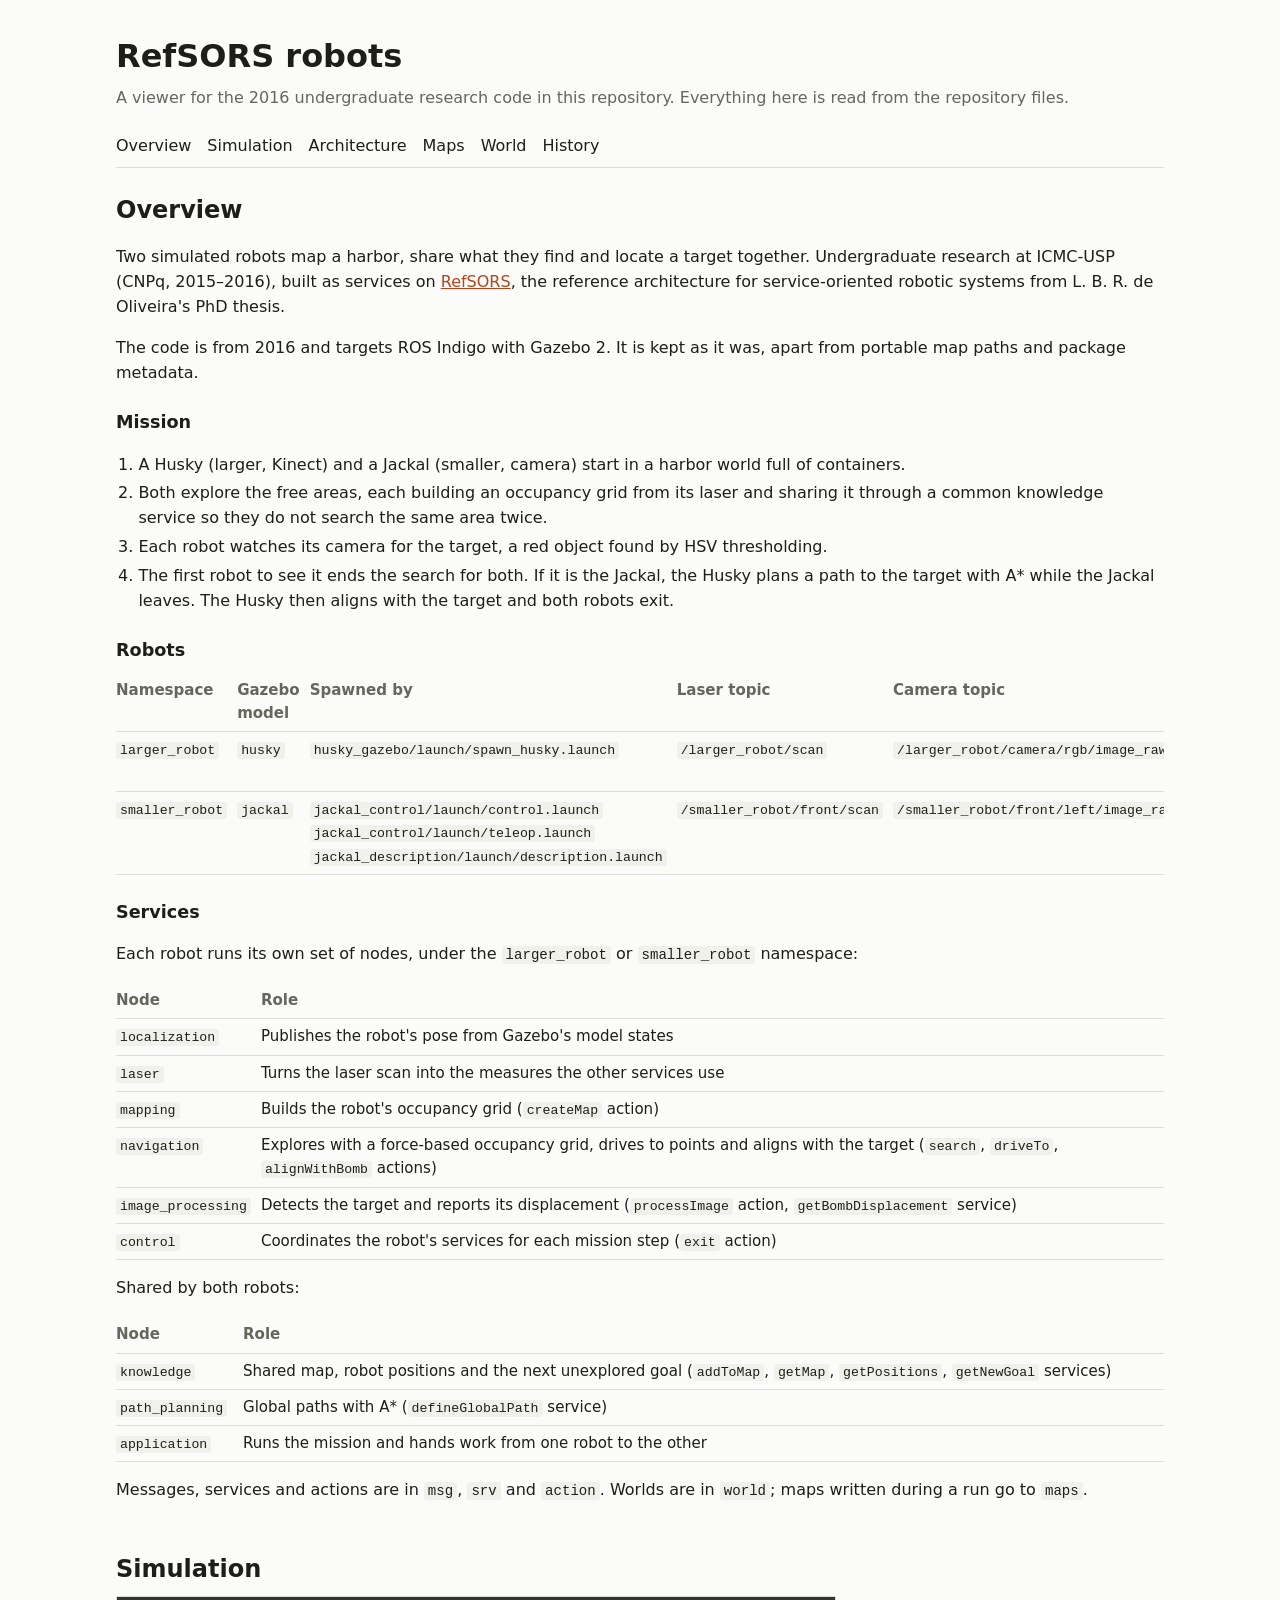
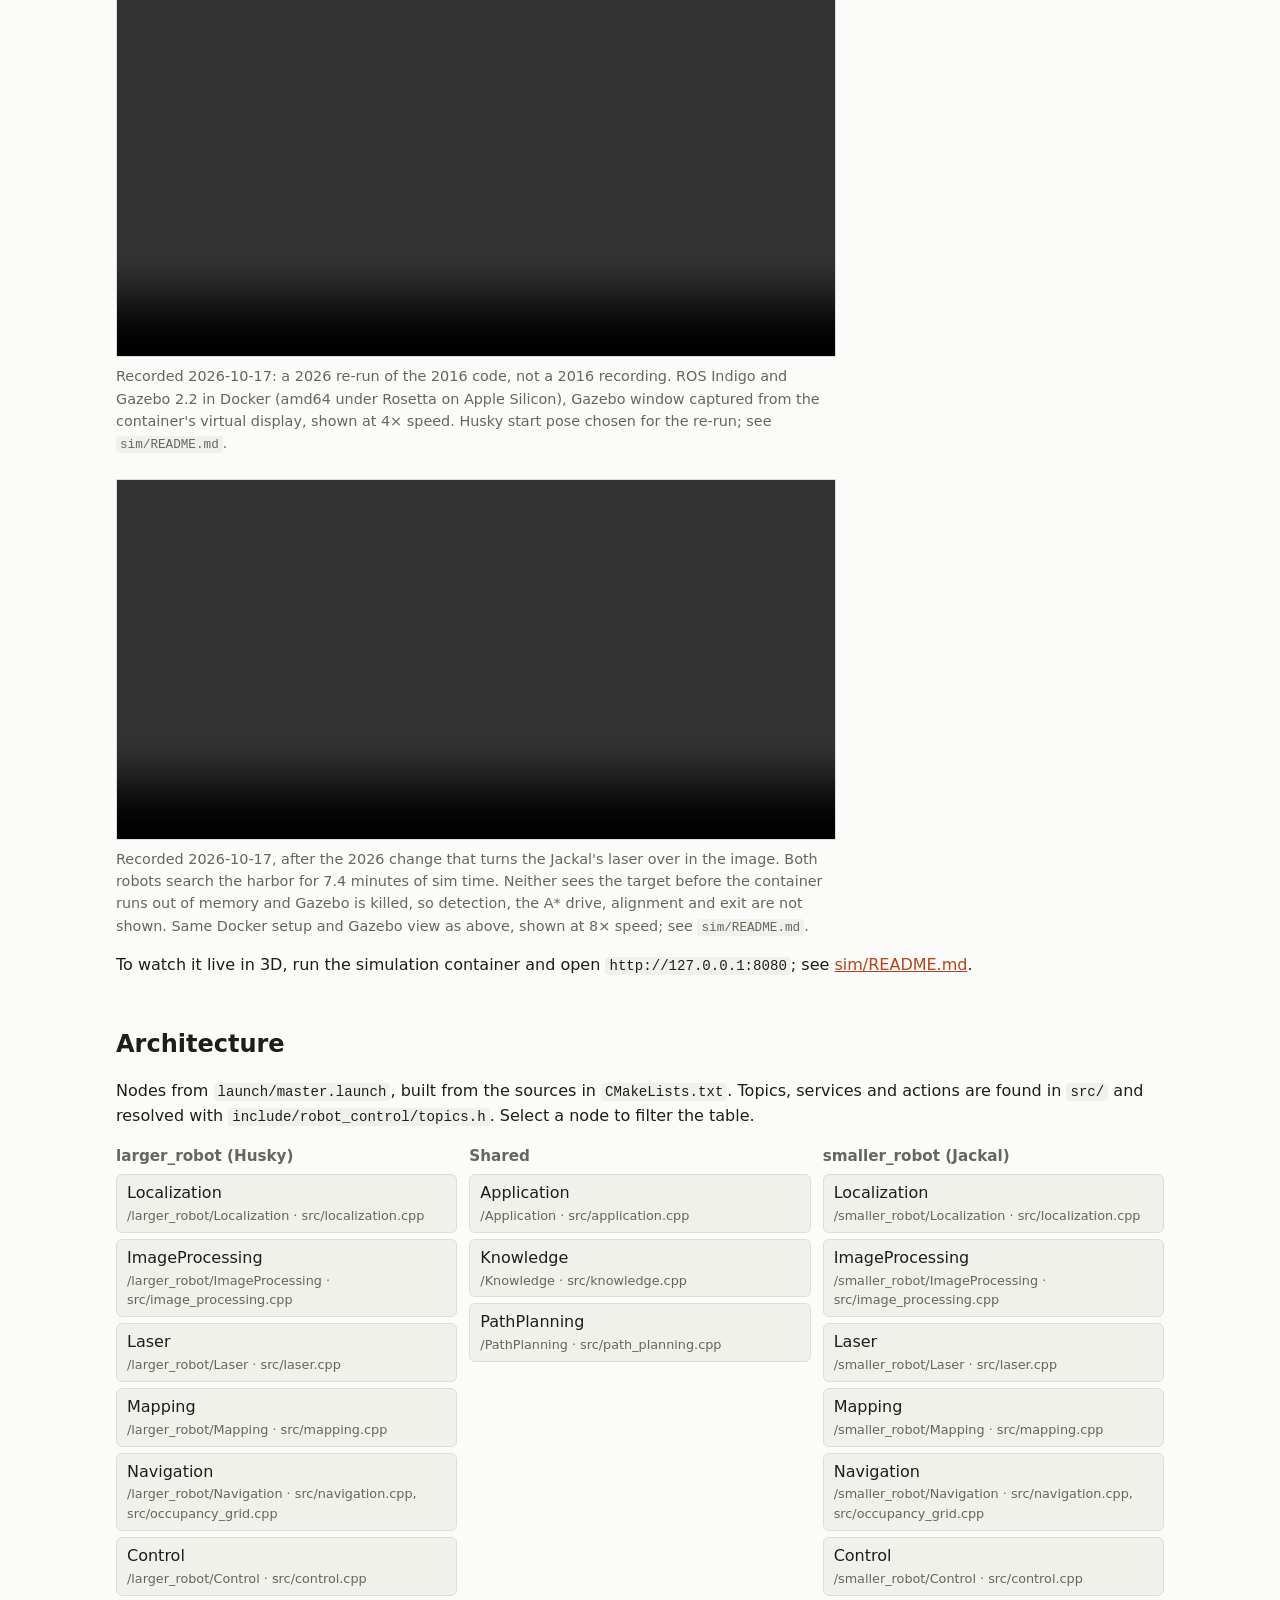
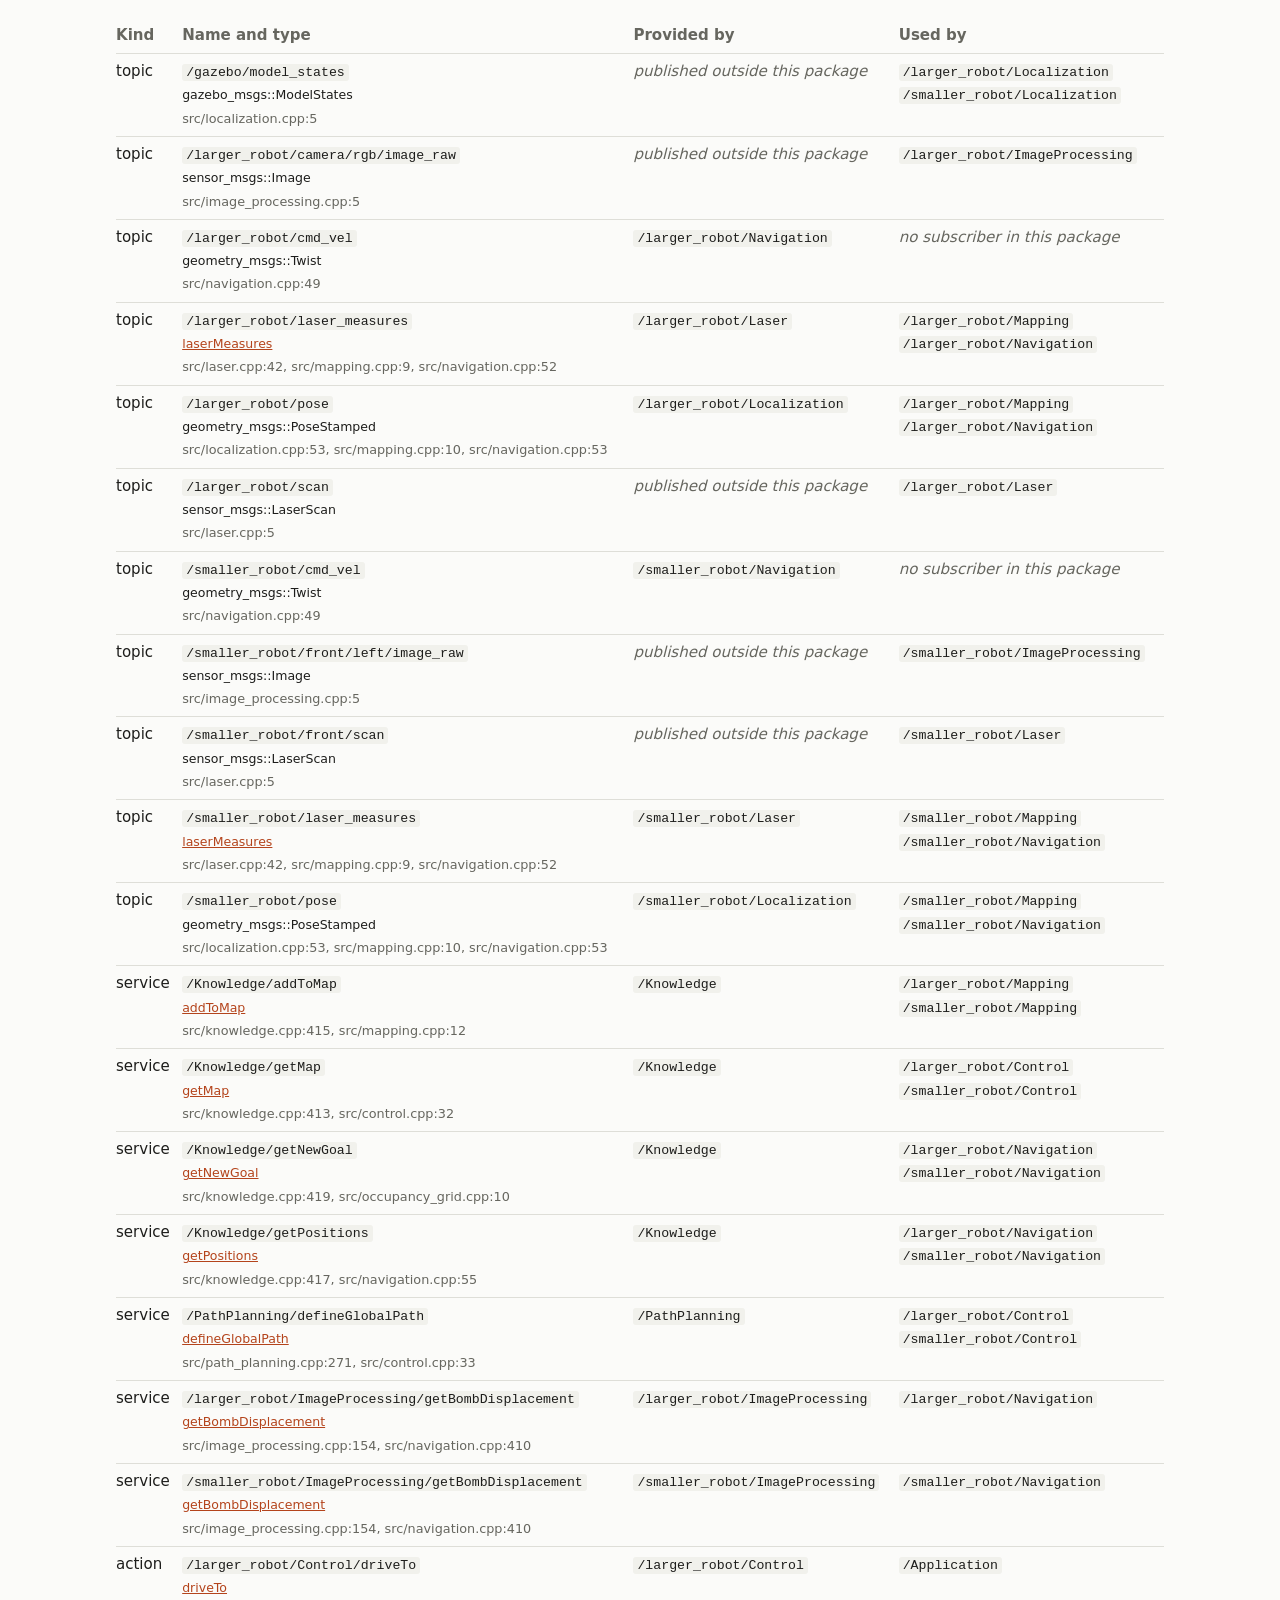
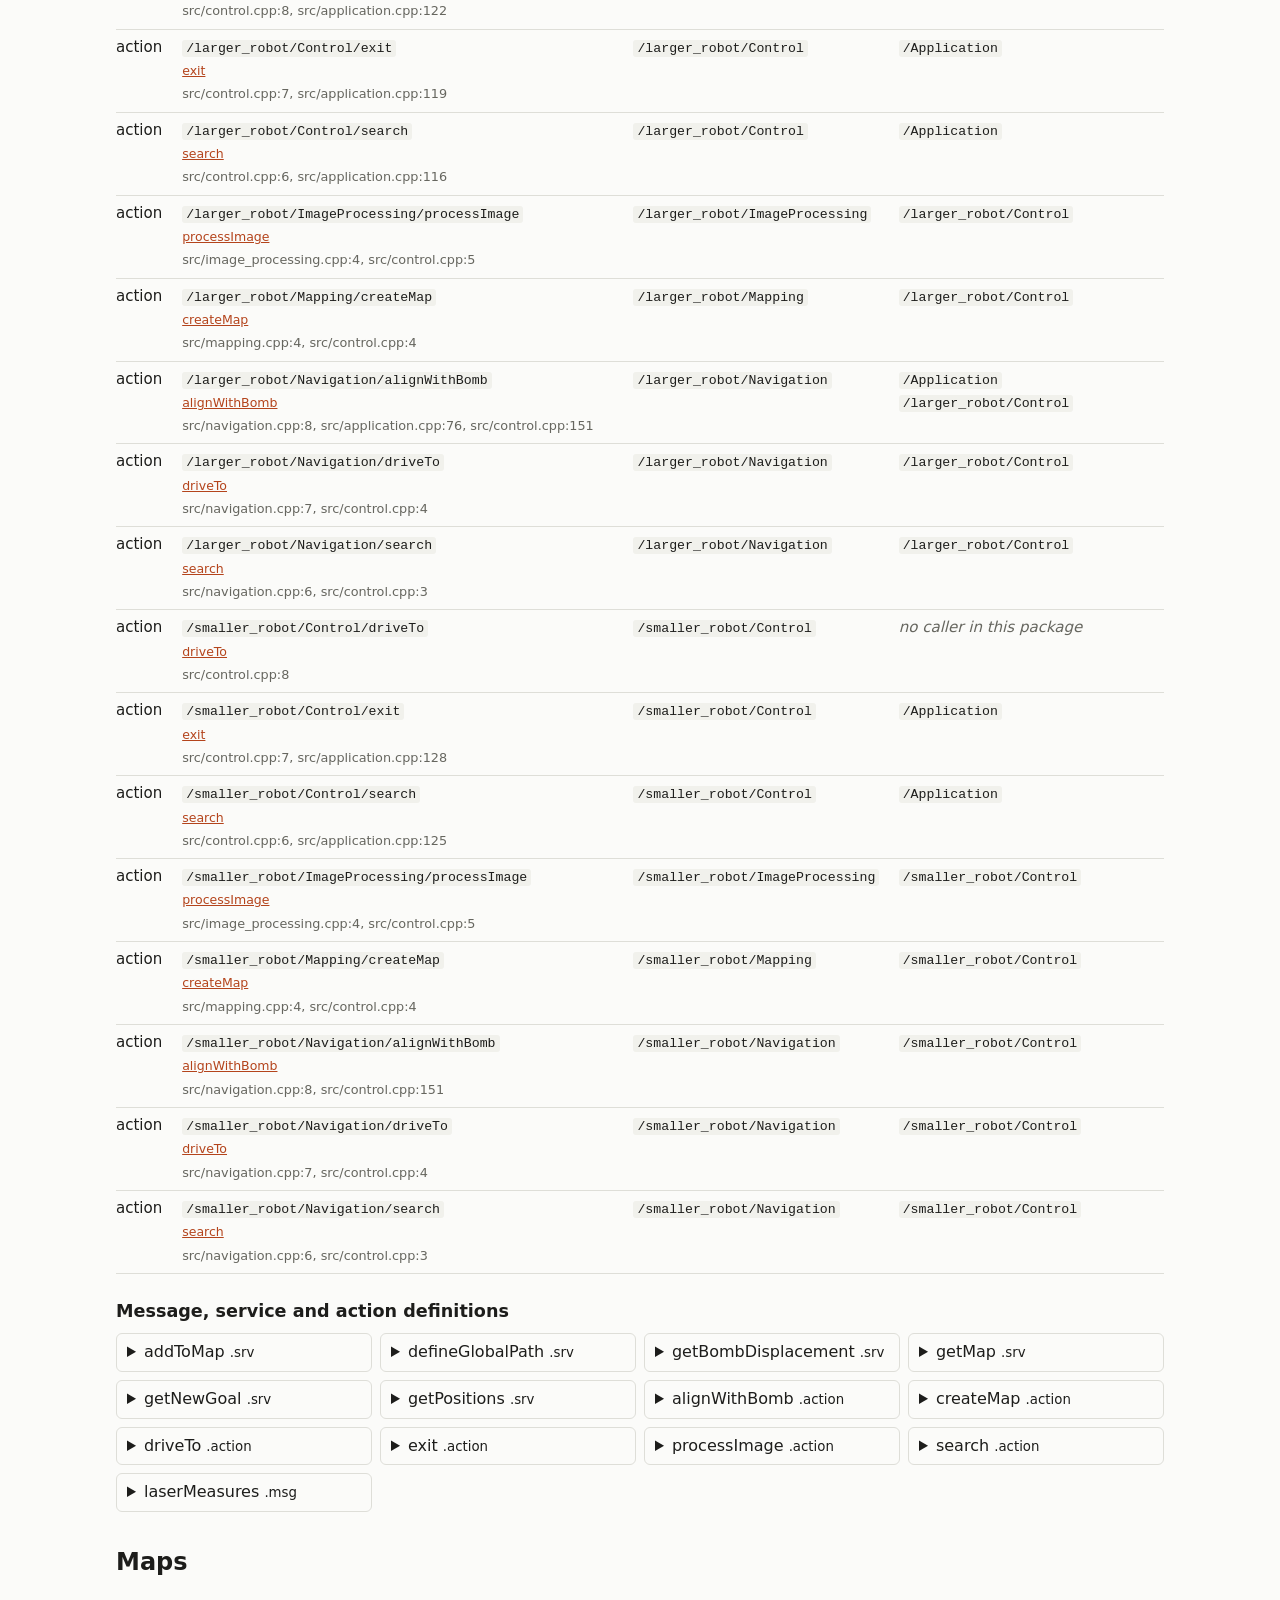
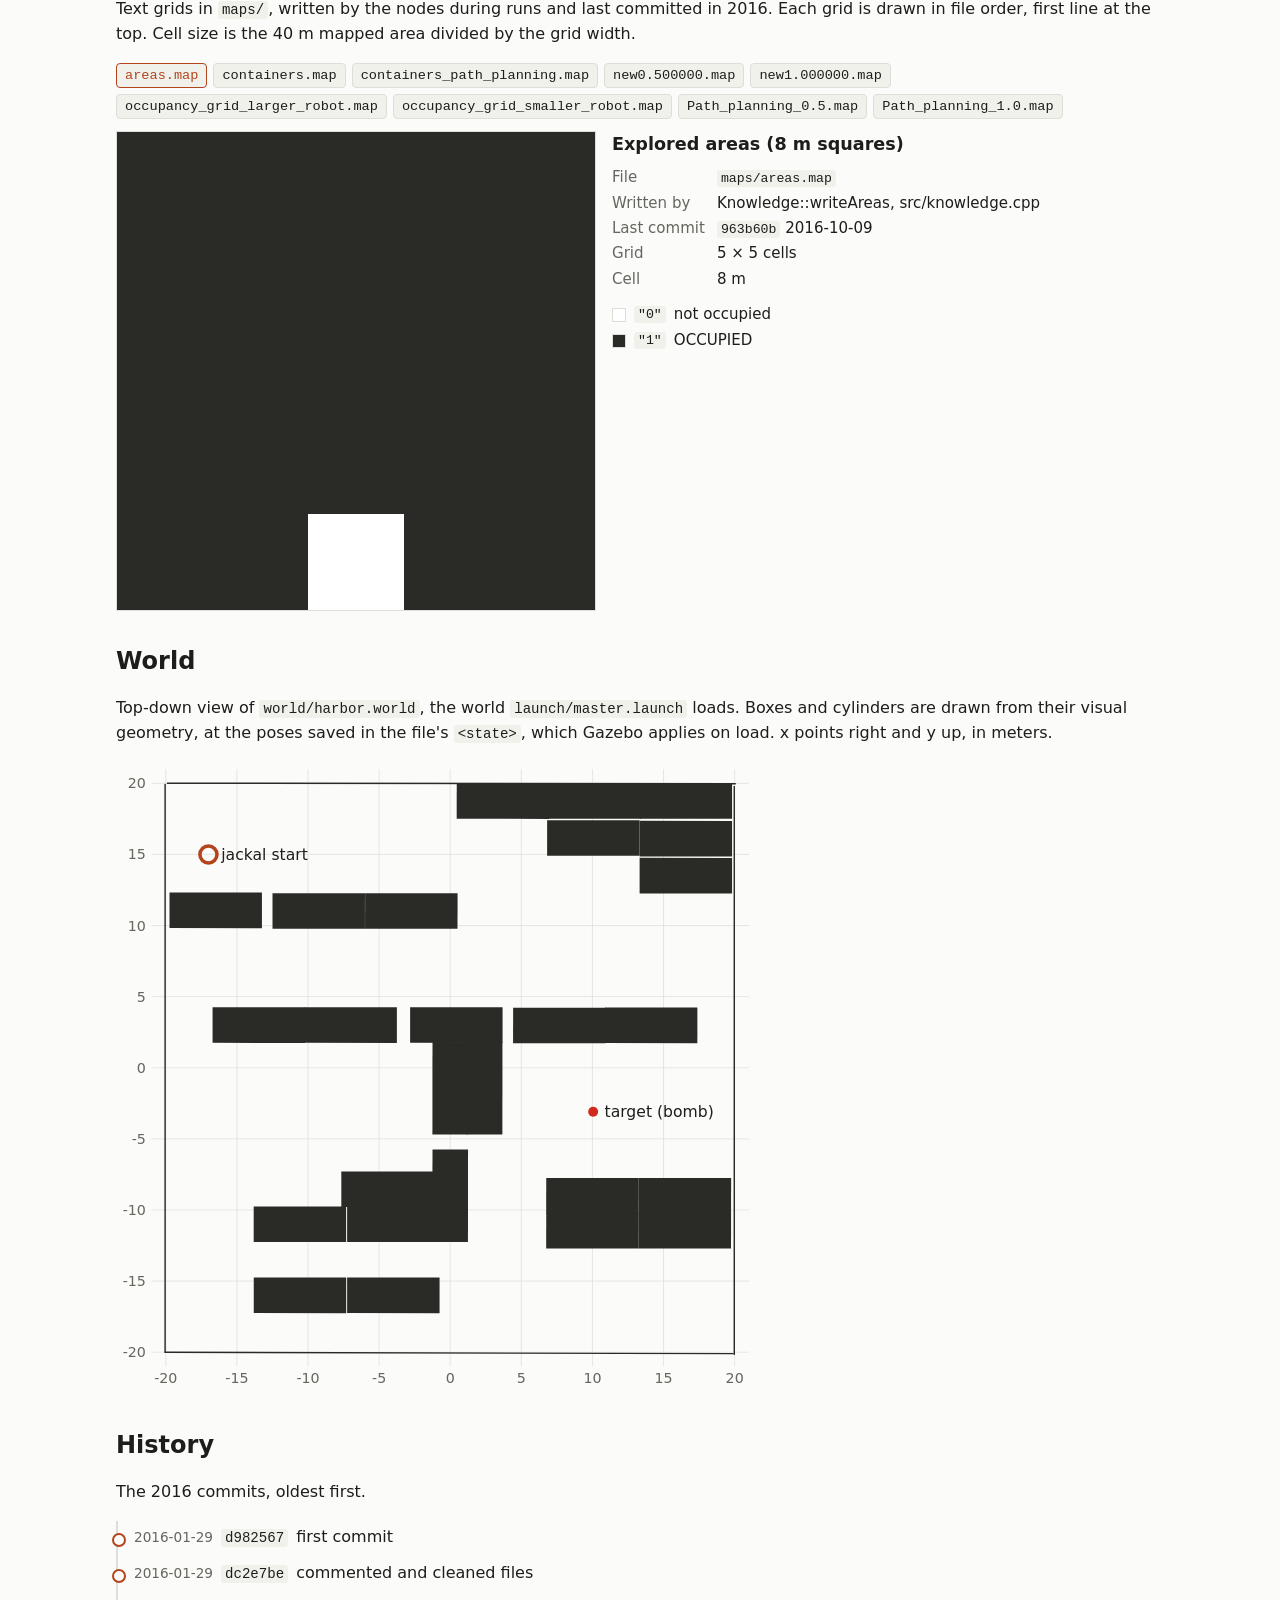
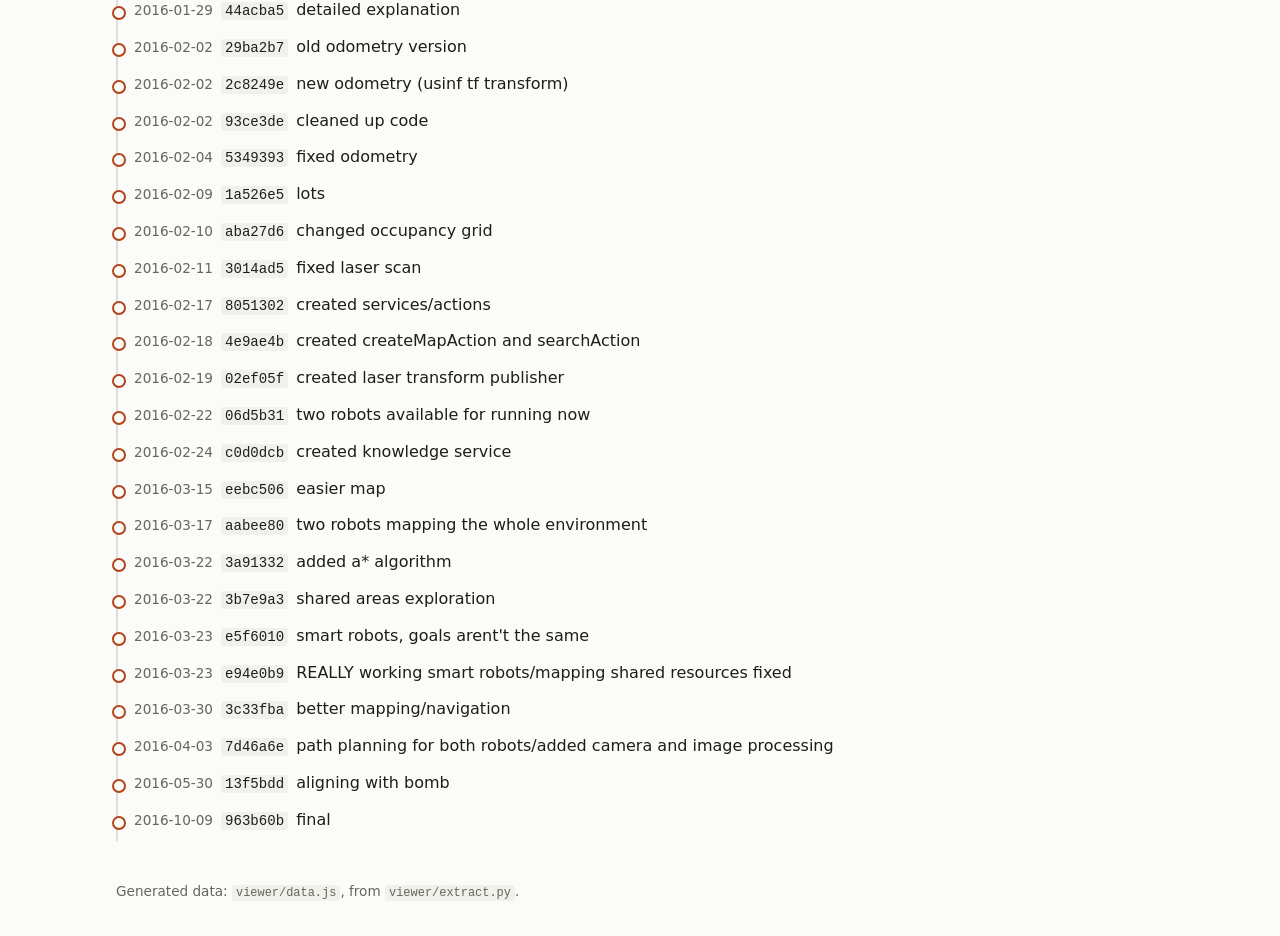
<file: viewer/index.html>
<!doctype html>
<html lang="en">
<head>
<meta charset="utf-8">
<meta name="viewport" content="width=device-width, initial-scale=1">
<title>RefSORS robots</title>
<link rel="stylesheet" href="style.css">
</head>
<body>
<header>
  <h1 id="title">RefSORS robots</h1>
  <p class="sub">A viewer for the 2016 undergraduate research code in this repository. Everything here is read from the repository files.</p>
  <nav>
    <a href="#overview">Overview</a>
    <a href="#simulation">Simulation</a>
    <a href="#architecture">Architecture</a>
    <a href="#maps">Maps</a>
    <a href="#world">World</a>
    <a href="#history">History</a>
  </nav>
</header>

<main>
  <section id="overview">
    <h2>Overview</h2>
    <div id="overview-intro" class="md"></div>
    <h3>Mission</h3>
    <div id="overview-mission" class="md"></div>
    <h3>Robots</h3>
    <div class="scroll"><table id="robots"></table></div>
    <h3>Services</h3>
    <div id="overview-services" class="md"></div>
  </section>

  <section id="simulation">
    <h2>Simulation</h2>
    <figure class="capture">
      <video src="media/sim-2026-10-17.mp4" controls muted loop playsinline preload="metadata"></video>
      <figcaption>
        Recorded 2026-10-17: a 2026 re-run of the 2016 code, not a 2016 recording.
        ROS Indigo and Gazebo 2.2 in Docker (amd64 under Rosetta on Apple Silicon),
        Gazebo window captured from the container's virtual display, shown at 4× speed.
        Husky start pose chosen for the re-run; see <code>sim/README.md</code>.
      </figcaption>
    </figure>
    <figure class="capture">
      <video src="media/sim-mission-2026-10-17.mp4" controls muted loop playsinline preload="metadata"></video>
      <figcaption>
        Recorded 2026-10-17, after the 2026 change that turns the Jackal's laser over in the image.
        Both robots search the harbor for 7.4 minutes of sim time. Neither sees the target before
        the container runs out of memory and Gazebo is killed, so detection, the A* drive,
        alignment and exit are not shown. Same Docker setup and Gazebo view as above, shown at 8× speed;
        see <code>sim/README.md</code>.
      </figcaption>
    </figure>
    <p>To watch it live in 3D, run the simulation container and open <code>http://127.0.0.1:8080</code>; see <a href="https://github.com/rafamarqqqs/refsors-robots/blob/runtime-fixes-2026/sim/README.md">sim/README.md</a>.</p>
  </section>

  <section id="architecture">
    <h2>Architecture</h2>
    <p>Nodes from <code>launch/master.launch</code>, built from the sources in <code>CMakeLists.txt</code>.
      Topics, services and actions are found in <code>src/</code> and resolved with <code>include/robot_control/topics.h</code>.
      Select a node to filter the table.</p>
    <div id="nodes" class="nodes"></div>
    <div class="scroll"><table id="endpoints"></table></div>
    <h3>Message, service and action definitions</h3>
    <div id="interfaces" class="interfaces"></div>
  </section>

  <section id="maps">
    <h2>Maps</h2>
    <p>Text grids in <code>maps/</code>, written by the nodes during runs and last committed in 2016. Each grid is drawn in file order, first line at the top.
      Cell size is the 40 m mapped area divided by the grid width.</p>
    <div id="map-tabs" class="tabs" role="tablist"></div>
    <div class="map-view">
      <canvas id="map-canvas" width="480" height="480"></canvas>
      <div id="map-info"></div>
    </div>
  </section>

  <section id="world">
    <h2>World</h2>
    <p id="world-note"></p>
    <div class="world-view"><svg id="world-svg" role="img" aria-label="Top-down view of the harbor world"></svg></div>
  </section>

  <section id="history">
    <h2>History</h2>
    <p>The 2016 commits, oldest first.</p>
    <ol id="commits" class="commits"></ol>
  </section>
</main>

<footer>Generated data: <code>viewer/data.js</code>, from <code>viewer/extract.py</code>.</footer>

<script src="data.js"></script>
<script src="app.js"></script>
</body>
</html>
</file>
<file: viewer/style.css>
:root {
  --bg: #fbfbf9;
  --fg: #1d1d1b;
  --muted: #66665f;
  --line: #deded8;
  --panel: #f1f1ec;
  --accent: #b4441c;
  --free: #ffffff;
  --unknown: #b9b9b2;
  --occupied: #2a2a27;
  --path: #e0892f;
  --kept: #c0301c;
  --target: #d02a1e;
  color-scheme: light;
}

@media (prefers-color-scheme: dark) {
  :root {
    --bg: #171716;
    --fg: #ebebe6;
    --muted: #a3a39b;
    --line: #34342f;
    --panel: #22221f;
    --accent: #f08a5d;
    --free: #2c2c29;
    --unknown: #5d5d57;
    --occupied: #e6e6df;
    --path: #f0a64a;
    --kept: #ff6b52;
    --target: #ff5a4a;
    color-scheme: dark;
  }
}

* { box-sizing: border-box; }

body {
  margin: 0;
  background: var(--bg);
  color: var(--fg);
  font: 16px/1.55 system-ui, -apple-system, "Segoe UI", sans-serif;
}

header, main, footer {
  max-width: 1080px;
  margin: 0 auto;
  padding: 0 16px;
}

header { padding-top: 32px; }
h1 { margin: 0; font-size: 2rem; }
.sub { color: var(--muted); margin: 4px 0 16px; }

nav {
  display: flex;
  flex-wrap: wrap;
  gap: 4px 16px;
  padding: 8px 0;
  border-bottom: 1px solid var(--line);
  position: sticky;
  top: 0;
  background: var(--bg);
  z-index: 1;
}
nav a { color: var(--fg); text-decoration: none; font-weight: 500; }
nav a:hover { color: var(--accent); }

section { padding: 24px 0 8px; scroll-margin-top: 48px; }
h2 { font-size: 1.5rem; margin: 0 0 8px; }
h3 { font-size: 1.1rem; margin: 24px 0 8px; }
a { color: var(--accent); }
code { font: 0.88em ui-monospace, "SF Mono", Menlo, monospace; background: var(--panel); padding: 1px 4px; border-radius: 3px; }

.scroll { overflow-x: auto; }
table { border-collapse: collapse; width: 100%; font-size: 0.94rem; }
th, td { text-align: left; vertical-align: top; padding: 6px 10px 6px 0; border-bottom: 1px solid var(--line); }
th { font-weight: 600; color: var(--muted); }
.refs { color: var(--muted); font-size: 0.8rem; }

.md ol { padding-left: 1.4em; }
.md li { margin: 4px 0; }

.capture { margin: 0; }
.capture + .capture { margin-top: 24px; }
.capture video { width: 100%; max-width: 720px; display: block; border: 1px solid var(--line); background: #000; }
.capture figcaption { color: var(--muted); font-size: 0.9rem; margin-top: 8px; max-width: 720px; }

.nodes {
  display: grid;
  grid-template-columns: repeat(3, minmax(0, 1fr));
  gap: 12px;
  margin: 16px 0;
}
.nodes h4 { margin: 0 0 6px; font-size: 0.95rem; color: var(--muted); font-weight: 600; }
.node {
  display: block;
  width: 100%;
  text-align: left;
  margin: 0 0 6px;
  padding: 6px 10px;
  border: 1px solid var(--line);
  border-radius: 6px;
  background: var(--panel);
  color: var(--fg);
  font: inherit;
  cursor: pointer;
}
.node small { display: block; color: var(--muted); font-size: 0.8rem; }
.node[aria-pressed="true"] { border-color: var(--accent); box-shadow: inset 3px 0 0 var(--accent); }
.role { font-size: 0.8rem; padding: 1px 6px; border-radius: 3px; background: var(--panel); white-space: nowrap; }
.role.provides { color: var(--accent); }
.none { color: var(--muted); font-style: italic; }

.interfaces { display: grid; grid-template-columns: repeat(auto-fill, minmax(240px, 1fr)); gap: 8px; }
.interfaces details { border: 1px solid var(--line); border-radius: 6px; padding: 6px 10px; }
.interfaces details:target { border-color: var(--accent); }
.interfaces summary { cursor: pointer; font-weight: 500; }
.interfaces .sec { color: var(--muted); font-size: 0.8rem; margin-top: 6px; }
.interfaces ul { margin: 2px 0; padding-left: 1em; font: 0.85rem ui-monospace, Menlo, monospace; }

.tabs { display: flex; flex-wrap: wrap; gap: 6px; margin: 12px 0; }
.tabs button {
  font: 0.85rem ui-monospace, Menlo, monospace;
  padding: 4px 8px;
  border: 1px solid var(--line);
  border-radius: 4px;
  background: var(--panel);
  color: var(--fg);
  cursor: pointer;
}
.tabs button[aria-selected="true"] { border-color: var(--accent); color: var(--accent); }

.map-view { display: flex; flex-wrap: wrap; gap: 16px; align-items: flex-start; }
#map-canvas { width: 480px; max-width: 100%; height: auto; image-rendering: pixelated; border: 1px solid var(--line); }
#map-info { flex: 1 1 240px; font-size: 0.94rem; }
#map-info dl { margin: 0; display: grid; grid-template-columns: auto 1fr; gap: 2px 12px; }
#map-info dt { color: var(--muted); }
#map-info dd { margin: 0; }
.legend { list-style: none; padding: 0; margin: 12px 0 0; }
.legend li { display: flex; align-items: center; gap: 8px; margin: 3px 0; }
.swatch { width: 14px; height: 14px; border: 1px solid var(--line); flex: none; }
.ramp { height: 12px; width: 160px; border: 1px solid var(--line); }

.world-view svg { width: 100%; max-width: 640px; height: auto; display: block; }
.world-view .box { fill: var(--occupied); }
.world-view .grid { stroke: var(--line); stroke-width: 0.05; }
.world-view .axis { fill: var(--muted); font-size: 1px; }
.world-view .target { fill: var(--target); }
.world-view .spawn { fill: none; stroke: var(--accent); stroke-width: 0.25; }
.world-view .label { fill: var(--fg); font-size: 1.1px; }

.commits { list-style: none; padding: 0; margin: 0; border-left: 2px solid var(--line); }
.commits li { position: relative; padding: 4px 0 8px 16px; }
.commits li::before {
  content: "";
  position: absolute;
  left: -6px;
  top: 12px;
  width: 10px;
  height: 10px;
  border-radius: 50%;
  background: var(--bg);
  border: 2px solid var(--accent);
}
.commits time { color: var(--muted); font-size: 0.85rem; margin-right: 8px; }
.commits code { margin-right: 8px; }

footer { color: var(--muted); font-size: 0.85rem; padding: 32px 16px; }

@media (max-width: 720px) {
  .nodes { grid-template-columns: 1fr; }
  h1 { font-size: 1.6rem; }
}
</file>
